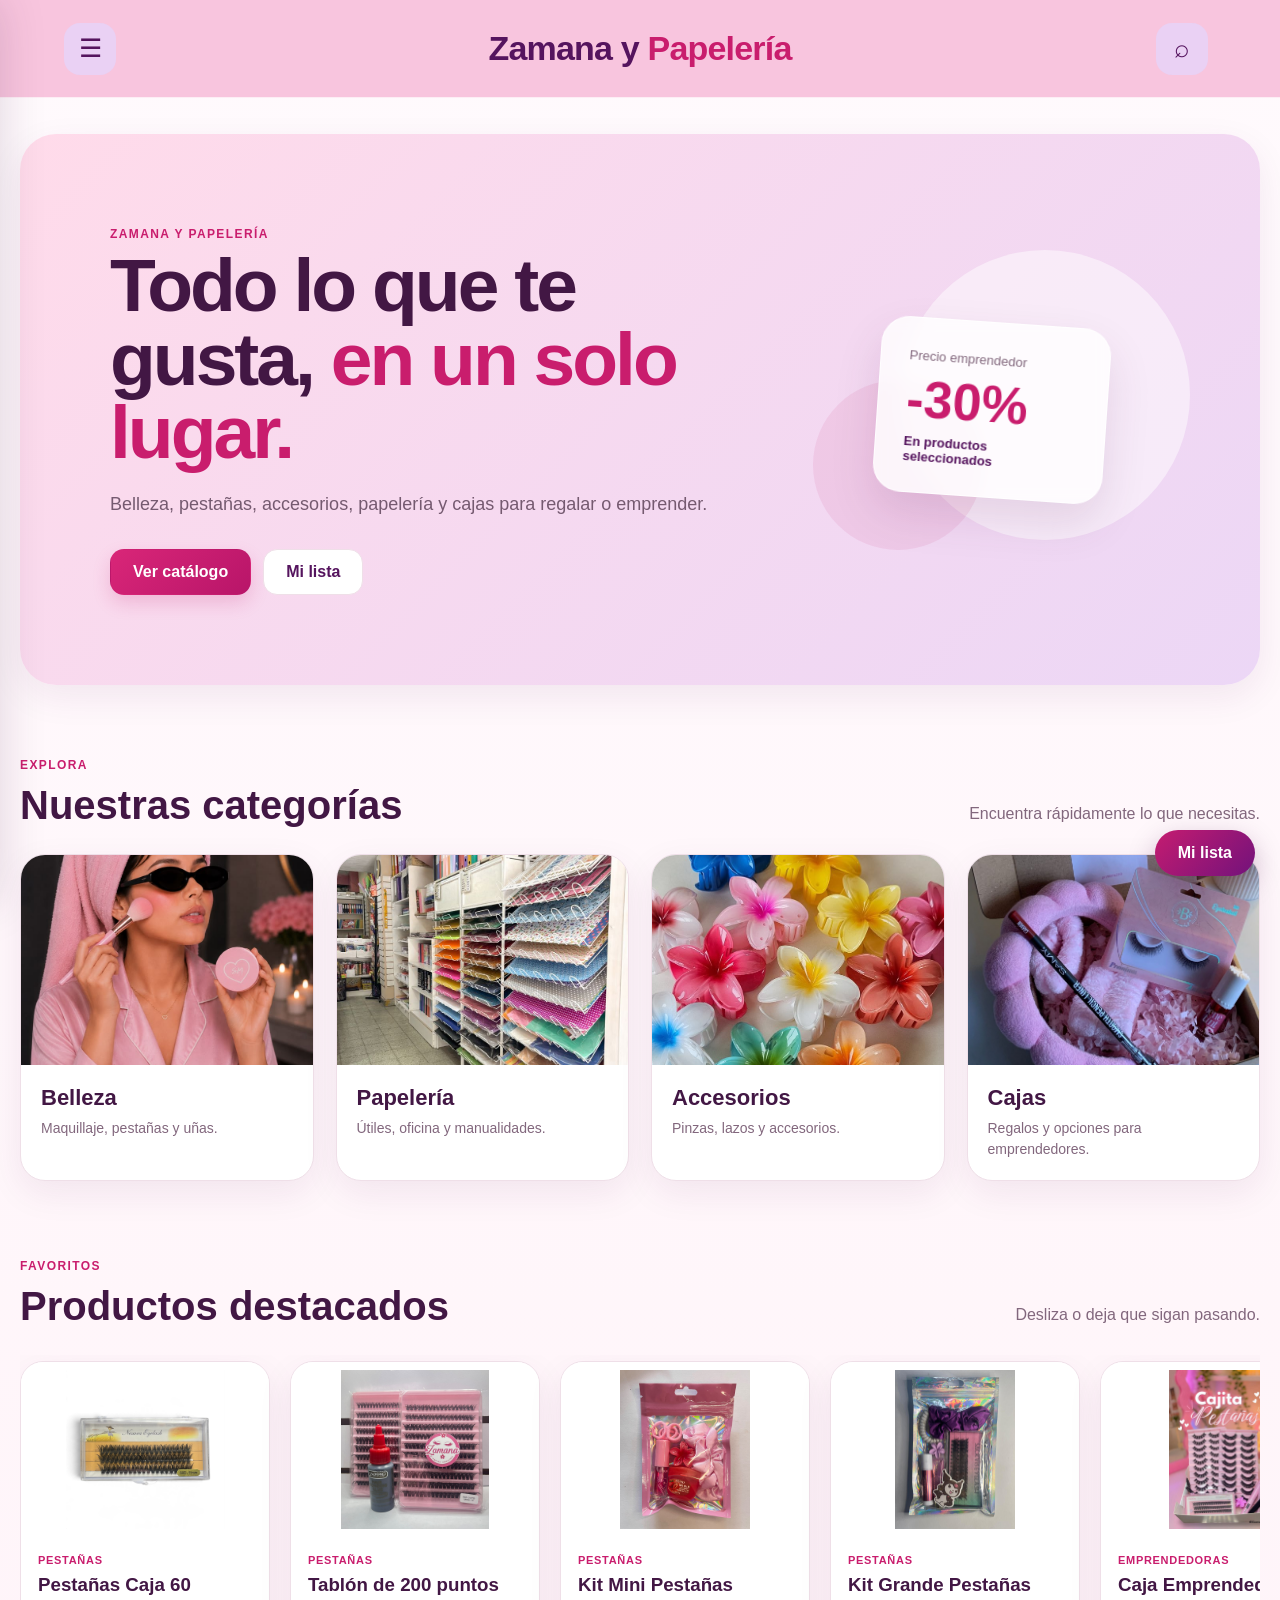
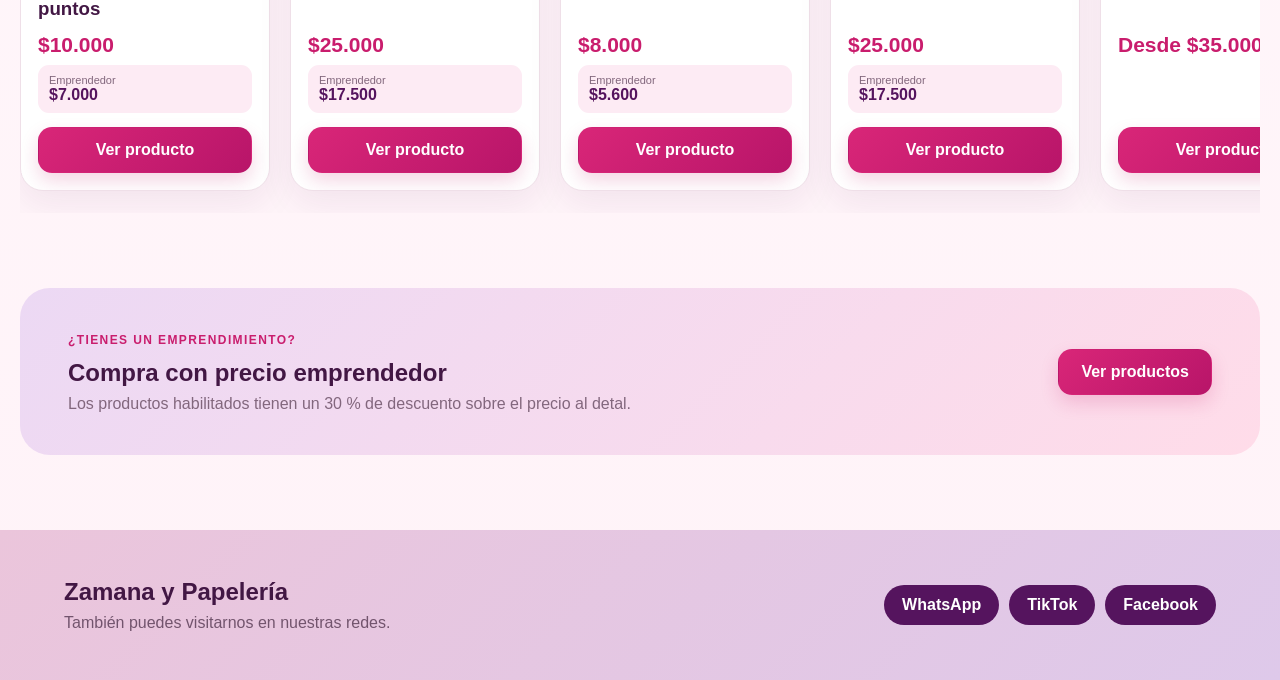
<file: index.html>
<!DOCTYPE html>
<html lang="es">

<head>
    <meta charset="UTF-8">

    <meta
            name="viewport"
            content="width=device-width, initial-scale=1.0"
    >

    <title>Zamana y Papelería</title>

    <link
            rel="stylesheet"
            href="css/styles.css"
    >
</head>

<body>


<!-- =====================================================
     HEADER
===================================================== -->

<header class="main-header">

    <button
            id="menuButton"
            class="header-icon"
            type="button"
            aria-label="Abrir menú"
    >
        ☰
    </button>


    <a
            href="index.html"
            class="brand"
    >
        Zamana y <span>Papelería</span>
    </a>


    <button
            id="searchButton"
            class="header-icon"
            type="button"
            aria-label="Buscar"
    >
        ⌕
    </button>

</header>


<!-- =====================================================
     BUSCADOR
===================================================== -->

<div
        id="searchBox"
        class="search-panel hidden"
>

    <input
            id="searchInput"
            type="text"
            placeholder="¿Qué estás buscando?"
    >

    <button
            id="searchSubmit"
            type="button"
    >
        Buscar
    </button>

</div>


<!-- =====================================================
     MENÚ LATERAL
===================================================== -->

<div
        id="overlay"
        class="menu-overlay"
></div>


<aside
        id="sideMenu"
        class="side-menu"
>

    <div class="side-menu-top">

        <div>
            <p class="menu-small">
                Menú
            </p>

            <h2>
                Categorías
            </h2>
        </div>


        <button
                id="closeMenu"
                class="close-menu"
                type="button"
        >
            ×
        </button>

    </div>


    <nav class="menu-links">

        <a href="index.html">
            Inicio
        </a>

        <a href="pages/catalogo.html?categoria=belleza">
            Belleza
        </a>

        <a href="pages/catalogo.html?categoria=papeleria">
            Papelería
        </a>

        <a href="pages/catalogo.html?categoria=accesorios">
            Accesorios
        </a>

        <a href="pages/catalogo.html?categoria=cajas">
            Cajas
        </a>

        <a href="pages/lista.html">
            Mi lista
        </a>

    </nav>

</aside>


<!-- =====================================================
     CONTENIDO
===================================================== -->

<main>


    <!-- =================================================
         HERO
    ================================================= -->

    <section class="hero">

        <div class="hero-text">

            <span class="eyebrow">
                ZAMANA Y PAPELERÍA
            </span>


            <h1>
                Todo lo que te gusta,
                <span>en un solo lugar.</span>
            </h1>


            <p>
                Belleza, pestañas, accesorios, papelería
                y cajas para regalar o emprender.
            </p>


            <div class="hero-buttons">

                <a
                        href="pages/catalogo.html?categoria=belleza"
                        class="btn btn-primary"
                >
                    Ver catálogo
                </a>

                <a
                        href="pages/lista.html"
                        class="btn btn-light"
                >
                    Mi lista
                </a>

            </div>

        </div>


        <div class="hero-decoration">

            <div class="hero-circle hero-circle-one"></div>
            <div class="hero-circle hero-circle-two"></div>

            <div class="hero-card">

                <span>
                    Precio emprendedor
                </span>

                <strong>
                    -30%
                </strong>

                <p>
                    En productos seleccionados
                </p>

            </div>

        </div>

    </section>


    <!-- =================================================
         CATEGORÍAS
    ================================================= -->

    <section class="home-section">

        <div class="section-heading">

            <div>

                <span class="eyebrow">
                    EXPLORA
                </span>

                <h2>
                    Nuestras categorías
                </h2>

            </div>


            <p>
                Encuentra rápidamente lo que necesitas.
            </p>

        </div>


        <div class="category-grid">


            <a
                    href="pages/catalogo.html?categoria=belleza"
                    class="category-card"
            >

                <img
                        src="assets/images/belleza.jpeg"
                        alt="Belleza"
                >

                <div class="category-content">

                    <h3>
                        Belleza
                    </h3>

                    <p>
                        Maquillaje, pestañas y uñas.
                    </p>

                </div>

            </a>


            <a
                    href="pages/catalogo.html?categoria=papeleria"
                    class="category-card"
            >

                <img
                        src="assets/images/Papeleria.jpeg"
                        alt="Papelería"
                >

                <div class="category-content">

                    <h3>
                        Papelería
                    </h3>

                    <p>
                        Útiles, oficina y manualidades.
                    </p>

                </div>

            </a>


            <a
                    href="pages/catalogo.html?categoria=accesorios"
                    class="category-card"
            >

                <img
                        src="assets/images/accesorios.jpeg"
                        alt="Accesorios"
                >

                <div class="category-content">

                    <h3>
                        Accesorios
                    </h3>

                    <p>
                        Pinzas, lazos y accesorios.
                    </p>

                </div>

            </a>


            <a
                    href="pages/catalogo.html?categoria=cajas"
                    class="category-card"
            >

                <img
                        src="assets/images/cajas.jpeg"
                        alt="Cajas"
                >

                <div class="category-content">

                    <h3>
                        Cajas
                    </h3>

                    <p>
                        Regalos y opciones para emprendedores.
                    </p>

                </div>

            </a>

        </div>

    </section>


    <!-- =================================================
         DESTACADOS
    ================================================= -->

    <section class="home-section featured-section">

        <div class="section-heading">

            <div>

                <span class="eyebrow">
                    FAVORITOS
                </span>

                <h2>
                    Productos destacados
                </h2>

            </div>


            <p>
                Desliza o deja que sigan pasando.
            </p>

        </div>


        <div class="featured-viewport">

            <div
                    id="featuredTrack"
                    class="featured-track"
            >
            </div>

        </div>

    </section>


    <!-- =================================================
         EMPRENDEDOR
    ================================================= -->

    <section class="business-banner">

        <div>

            <span class="eyebrow">
                ¿TIENES UN EMPRENDIMIENTO?
            </span>

            <h2>
                Compra con precio emprendedor
            </h2>

            <p>
                Los productos habilitados tienen un
                30 % de descuento sobre el precio al detal.
            </p>

        </div>


        <a
                href="pages/catalogo.html?categoria=belleza"
                class="btn btn-primary"
        >
            Ver productos
        </a>

    </section>

</main>


<!-- =====================================================
     FOOTER
===================================================== -->

<footer class="footer">

    <div class="footer-inner">

        <div>

            <h2>
                Zamana y Papelería
            </h2>

            <p>
                También puedes visitarnos en nuestras redes.
            </p>

        </div>


        <div class="footer-links">

            <a
                    href="https://wa.me/573508253530"
                    target="_blank"
            >
                WhatsApp
            </a>

            <a href="#">
                TikTok
            </a>

            <a href="#">
                Facebook
            </a>

        </div>

    </div>

</footer>


<!-- =====================================================
     MI LISTA FLOTANTE
===================================================== -->

<a
        id="floatingListLink"
        class="floating-list"
        href="pages/lista.html"
>
    Mi lista
</a>


<script src="js/productos.js"></script>
<script src="js/app.js"></script>

</body>
</html>
</file>
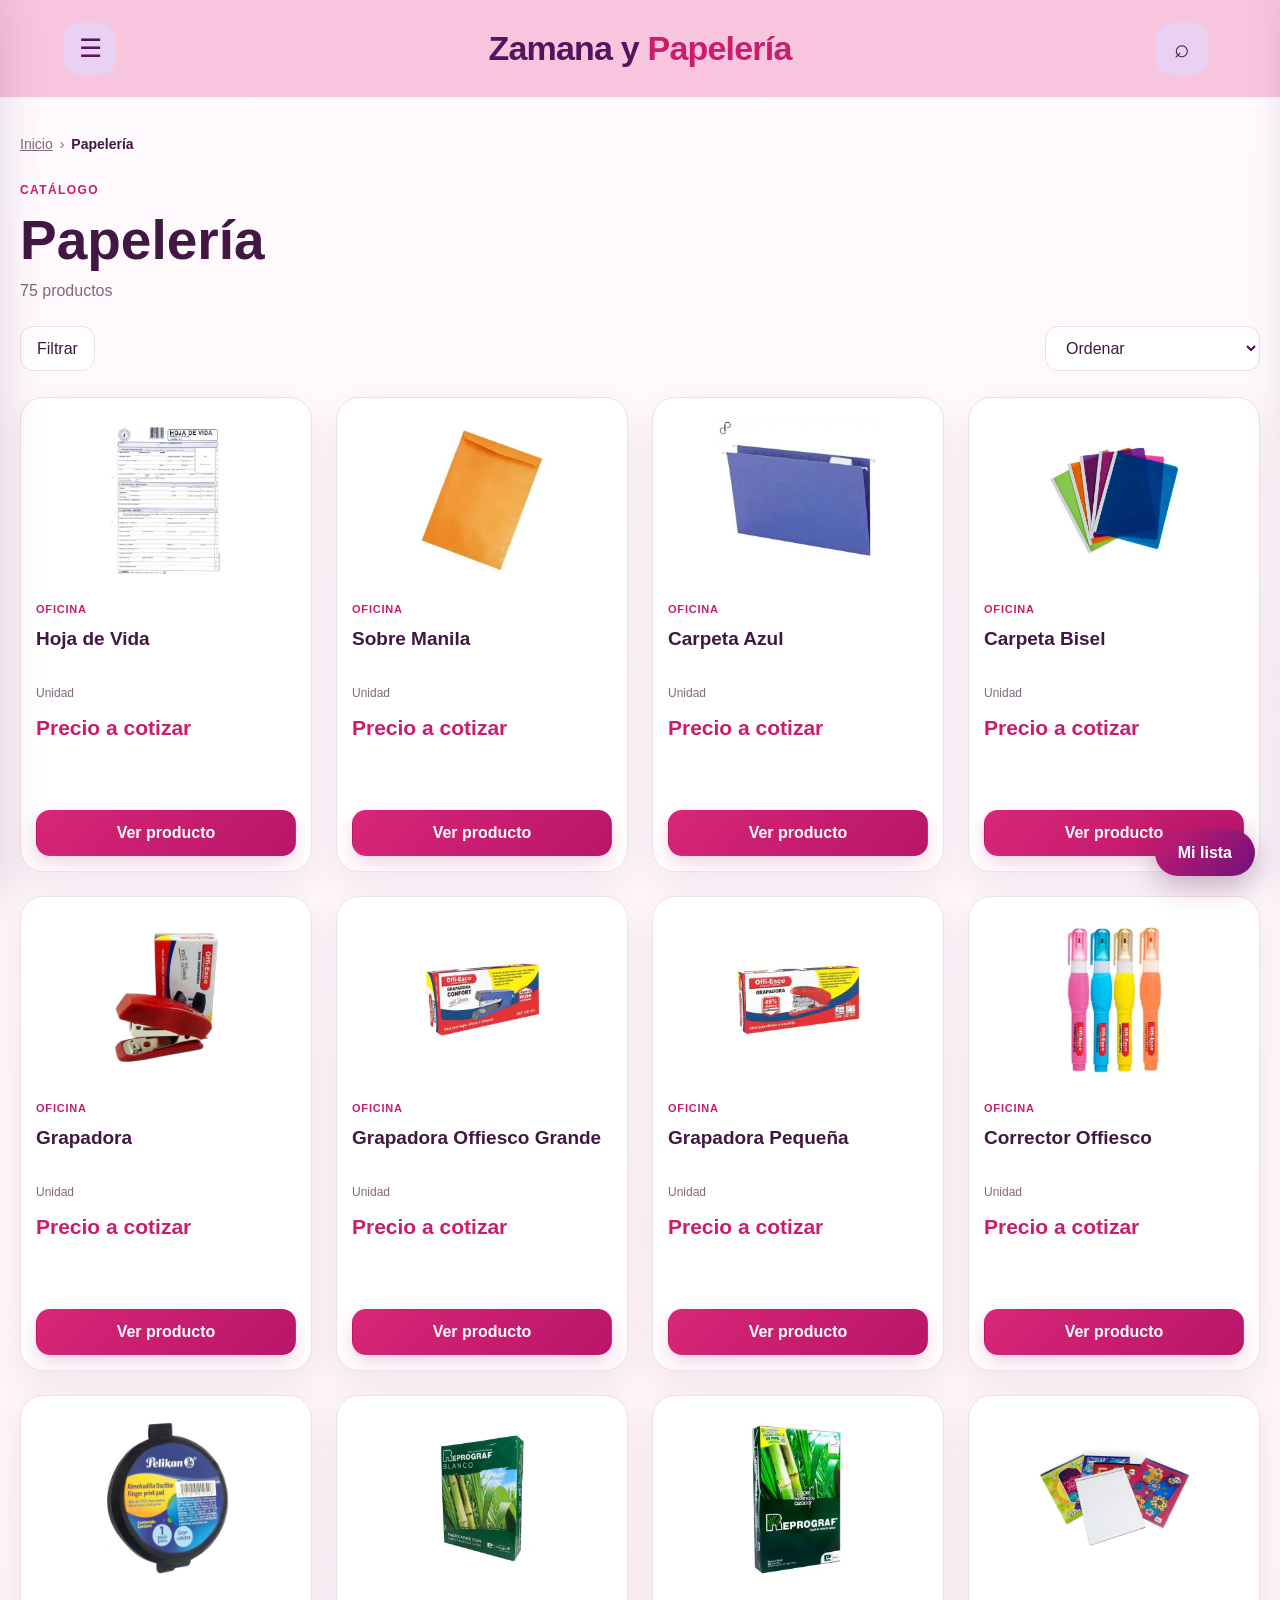
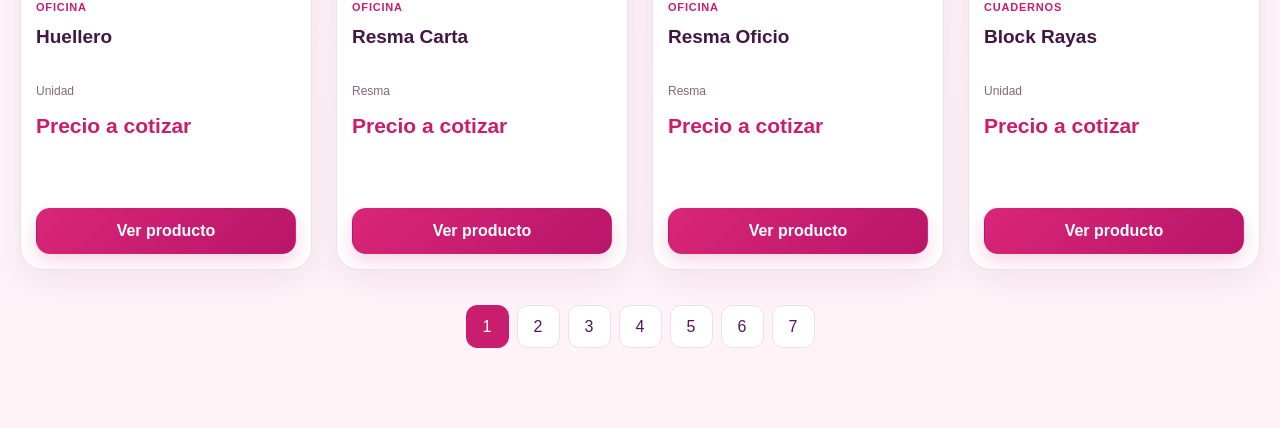
<file: pages/catalogo.html>
<!DOCTYPE html>
<html lang="es">

<head>

    <meta charset="UTF-8">

    <meta
            name="viewport"
            content="width=device-width, initial-scale=1.0"
    >

    <title>Catálogo | Zamana y Papelería</title>

    <link
            rel="stylesheet"
            href="../css/styles.css"
    >

</head>

<body>


<!-- =====================================================
     HEADER
===================================================== -->

<header class="main-header">

    <button
            id="menuButton"
            class="header-icon"
            type="button"
    >
        ☰
    </button>


    <a
            href="../index.html"
            class="brand"
    >
        Zamana y <span>Papelería</span>
    </a>


    <button
            id="searchButton"
            class="header-icon"
            type="button"
    >
        ⌕
    </button>

</header>


<!-- =====================================================
     BUSCADOR
===================================================== -->

<div
        id="searchBox"
        class="search-panel hidden"
>

    <input
            id="searchInput"
            type="text"
            placeholder="Buscar dentro de esta categoría..."
    >

    <button
            id="searchSubmit"
            type="button"
    >
        Buscar
    </button>

</div>


<!-- =====================================================
     MENÚ
===================================================== -->

<div
        id="overlay"
        class="menu-overlay"
></div>


<aside
        id="sideMenu"
        class="side-menu"
>

    <div class="side-menu-top">

        <div>

            <p class="menu-small">
                Menú
            </p>

            <h2>
                Categorías
            </h2>

        </div>


        <button
                id="closeMenu"
                class="close-menu"
                type="button"
        >
            ×
        </button>

    </div>


    <nav class="menu-links">

        <a href="../index.html">
            Inicio
        </a>

        <a href="catalogo.html?categoria=belleza">
            Belleza
        </a>

        <a href="catalogo.html?categoria=papeleria">
            Papelería
        </a>

        <a href="catalogo.html?categoria=accesorios">
            Accesorios
        </a>

        <a href="catalogo.html?categoria=cajas">
            Cajas
        </a>

        <a href="lista.html">
            Mi lista
        </a>

    </nav>

</aside>


<!-- =====================================================
     CATÁLOGO
===================================================== -->

<main class="catalog-page">


    <div class="breadcrumb">

        <a href="../index.html">
            Inicio
        </a>

        <span>›</span>

        <strong id="breadcrumbCategory">
            Catálogo
        </strong>

    </div>


    <section class="catalog-intro">

        <span class="eyebrow">
            CATÁLOGO
        </span>

        <h1 id="catalogTitle">
            Productos
        </h1>

        <p id="productCount">
            0 productos
        </p>

    </section>


    <!-- =================================================
         SELECTOR BELLEZA
    ================================================= -->

    <section
            id="beautySectionSelector"
            class="beauty-selector hidden"
    >

        <label for="beautySubcategorySelect">

            ¿Qué quieres ver?

        </label>


        <select id="beautySubcategorySelect">

            <option value="all">
                Toda Belleza
            </option>

            <option value="Pestañas">
                Pestañas — Destacado
            </option>

            <option value="Maquillaje">
                Maquillaje
            </option>

            <option value="Uñas">
                Uñas
            </option>

        </select>

    </section>


    <!-- =================================================
         CONTROLES
    ================================================= -->

    <section class="catalog-toolbar">

        <button
                id="filterButton"
                class="toolbar-button"
                type="button"
        >
            Filtrar
        </button>


        <select
                id="sortProducts"
                class="sort-select"
        >

            <option value="default">
                Ordenar
            </option>

            <option value="name">
                Nombre A-Z
            </option>

            <option value="low">
                Menor precio
            </option>

            <option value="high">
                Mayor precio
            </option>

        </select>

    </section>


    <!-- =================================================
         PRODUCTOS
    ================================================= -->

    <section
            id="catalogProducts"
            class="catalog-products"
    >
    </section>


    <div
            id="pagination"
            class="pagination"
    >
    </div>

</main>


<!-- =====================================================
     FILTROS
===================================================== -->

<div
        id="filterOverlay"
        class="filter-overlay"
></div>


<aside
        id="filterPanel"
        class="filter-panel"
>

    <div class="filter-header">

        <div>

            <span class="eyebrow">
                FILTRAR
            </span>

            <h2 id="filterCategoryTitle">
                Subcategorías
            </h2>

        </div>


        <button
                id="closeFilter"
                class="close-menu"
                type="button"
        >
            ×
        </button>

    </div>


    <div
            id="filterOptions"
            class="filter-options"
    >
    </div>


    <div class="filter-actions">

        <button
                id="clearFilters"
                class="btn btn-light"
                type="button"
        >
            Limpiar
        </button>

        <button
                id="applyFilters"
                class="btn btn-primary"
                type="button"
        >
            Aplicar filtros
        </button>

    </div>

</aside>


<!-- =====================================================
     MI LISTA
===================================================== -->

<a
        id="floatingListLink"
        class="floating-list"
        href="lista.html"
>
    Mi lista
</a>


<script src="../js/productos.js"></script>
<script src="../js/catalogo.js"></script>

</body>
</html>
</file>
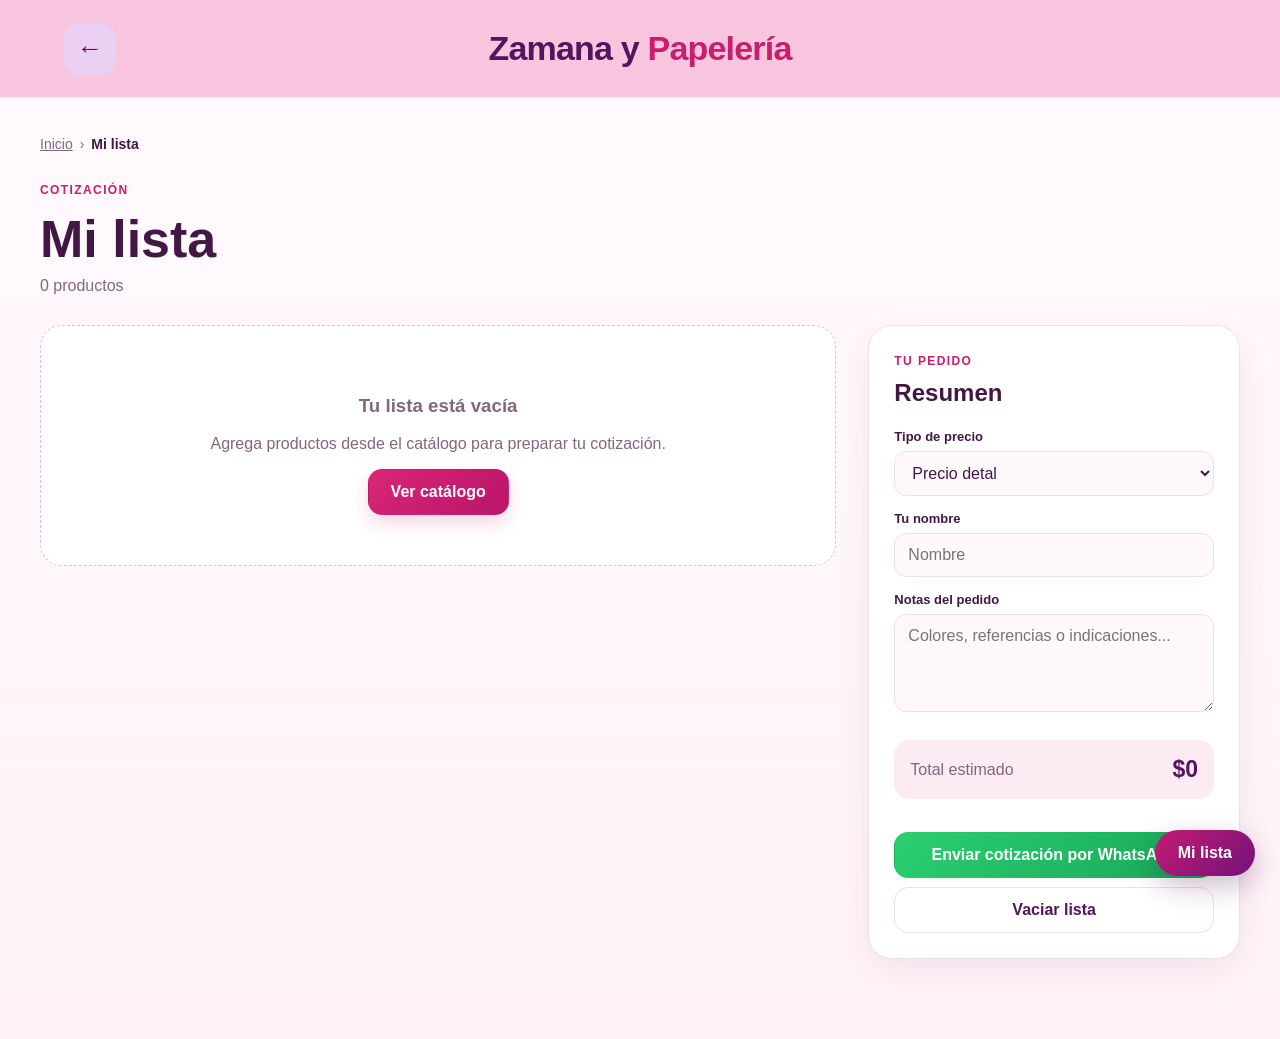
<file: pages/lista.html>
<!DOCTYPE html>
<html lang="es">

<head>

    <meta charset="UTF-8">

    <meta
            name="viewport"
            content="width=device-width, initial-scale=1.0"
    >

    <title>Mi lista | Zamana y Papelería</title>

    <link
            rel="stylesheet"
            href="../css/styles.css"
    >

</head>

<body>


<header class="main-header">

    <a
            href="../index.html"
            class="header-icon header-back"
    >
        ←
    </a>


    <a
            href="../index.html"
            class="brand"
    >
        Zamana y <span>Papelería</span>
    </a>


    <div class="header-spacer"></div>

</header>


<main class="list-page">


    <div class="breadcrumb">

        <a href="../index.html">
            Inicio
        </a>

        <span>›</span>

        <strong>
            Mi lista
        </strong>

    </div>


    <section class="list-heading">

        <span class="eyebrow">
            COTIZACIÓN
        </span>

        <h1>
            Mi lista
        </h1>

        <p id="quoteProductCount">
            0 productos
        </p>

    </section>


    <div class="list-layout">


        <!-- =================================================
             PRODUCTOS
        ================================================= -->

        <section>

            <div
                    id="quoteItems"
                    class="quote-items"
            >
            </div>

        </section>


        <!-- =================================================
             RESUMEN
        ================================================= -->

        <aside class="quote-summary">

            <span class="eyebrow">
                TU PEDIDO
            </span>

            <h2>
                Resumen
            </h2>


            <label for="quoteType">

                Tipo de precio

            </label>


            <select id="quoteType">

                <option value="detal">
                    Precio detal
                </option>

                <option value="emprendedor">
                    Precio emprendedor (-30 %)
                </option>

            </select>


            <label for="customerName">

                Tu nombre

            </label>


            <input
                    id="customerName"
                    type="text"
                    placeholder="Nombre"
            >


            <label for="customerNotes">

                Notas del pedido

            </label>


            <textarea
                    id="customerNotes"
                    rows="4"
                    placeholder="Colores, referencias o indicaciones..."
            ></textarea>


            <div class="quote-total">

                <span>
                    Total estimado
                </span>

                <strong id="quoteTotal">
                    $0
                </strong>

            </div>


            <button
                    id="sendWhatsApp"
                    class="btn whatsapp-button full-button"
                    type="button"
            >
                Enviar cotización por WhatsApp
            </button>


            <button
                    id="clearList"
                    class="btn btn-light full-button"
                    type="button"
            >
                Vaciar lista
            </button>

        </aside>

    </div>

</main>


<a
        id="floatingListLink"
        class="floating-list"
        href="lista.html"
>
    Mi lista
</a>


<script src="../js/productos.js"></script>
<script src="../js/lista.js"></script>

</body>
</html>
</file>
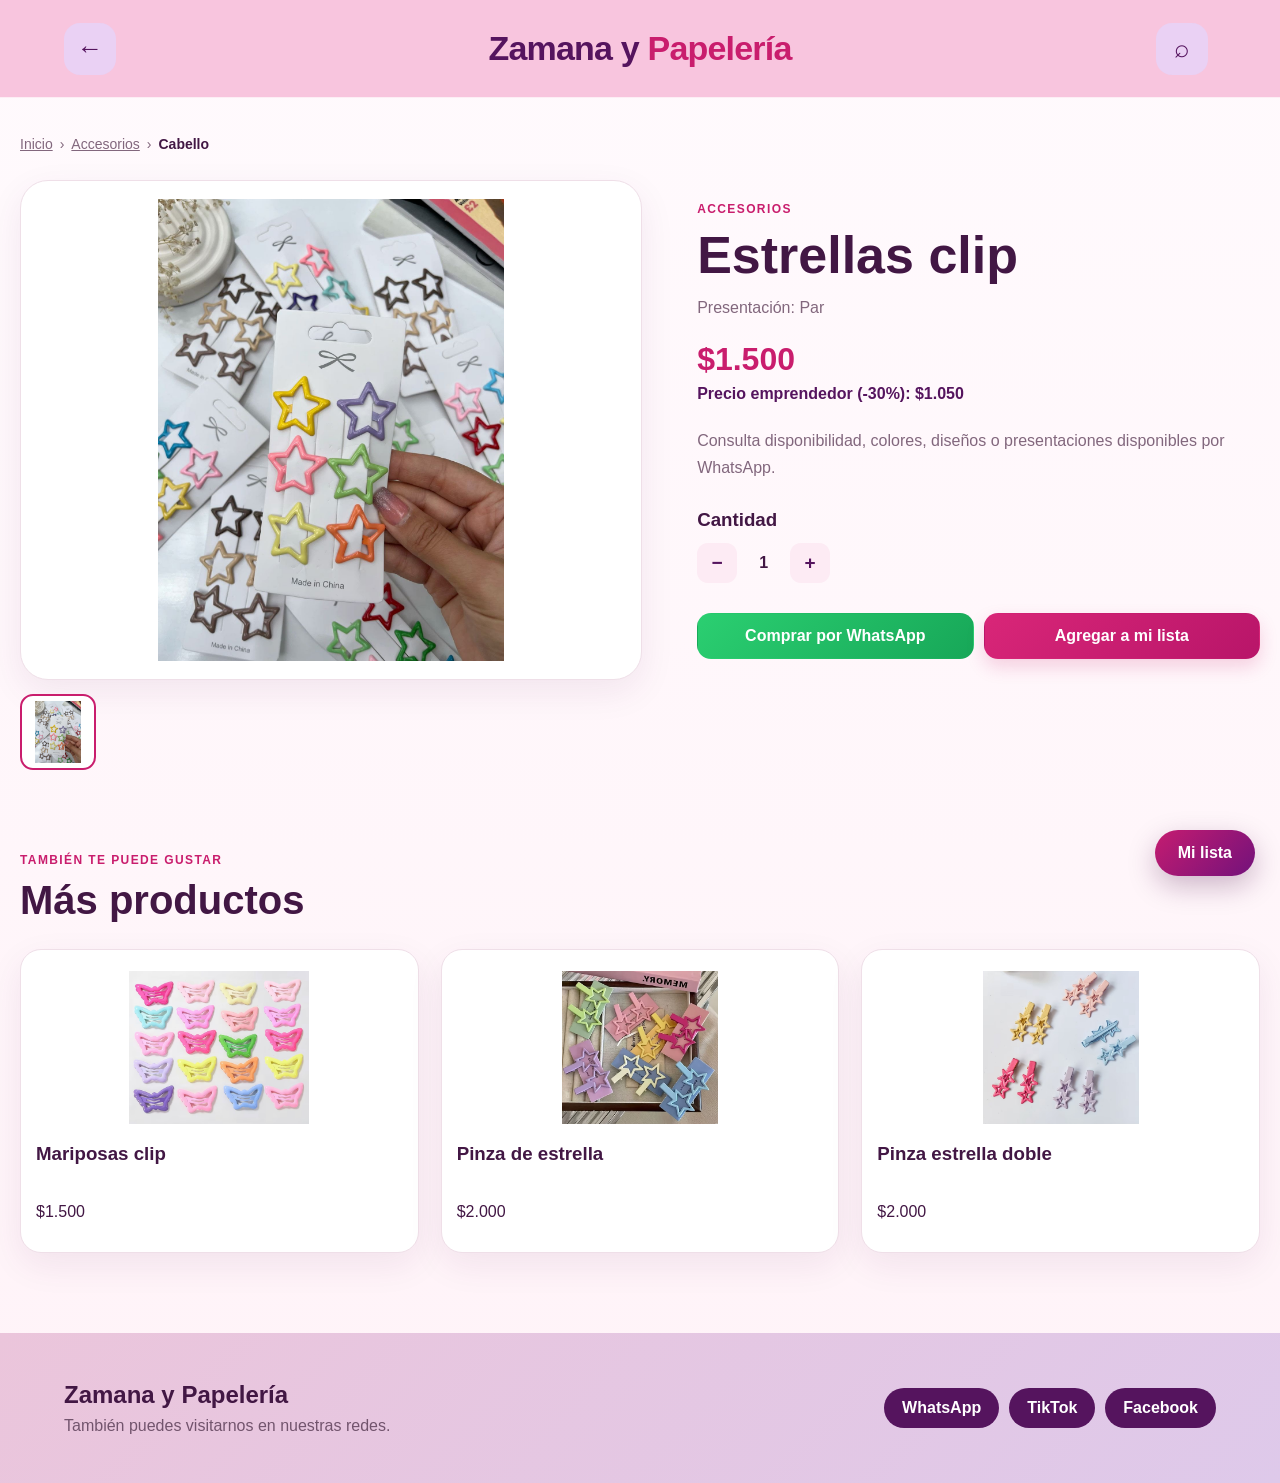
<file: pages/producto.html>
<!DOCTYPE html>
<html lang="es">

<head>

    <meta charset="UTF-8">

    <meta
            name="viewport"
            content="width=device-width, initial-scale=1.0"
    >

    <title>Producto | Zamana y Papelería</title>

    <link
            rel="stylesheet"
            href="../css/styles.css"
    >

</head>

<body>


<header class="main-header">

    <button
            id="backButton"
            class="header-icon"
            type="button"
    >
        ←
    </button>


    <a
            href="../index.html"
            class="brand"
    >
        Zamana y <span>Papelería</span>
    </a>


    <button
            id="searchButton"
            class="header-icon"
            type="button"
    >
        ⌕
    </button>

</header>


<div
        id="searchBox"
        class="search-panel hidden"
>

    <input
            id="searchInput"
            type="text"
            placeholder="Buscar producto..."
    >

    <button
            id="searchSubmit"
            type="button"
    >
        Buscar
    </button>

</div>


<main class="product-page">


    <div class="breadcrumb">

        <a href="../index.html">
            Inicio
        </a>

        <span>›</span>

        <a
                id="productCategoryLink"
                href="catalogo.html"
        >
            Catálogo
        </a>

        <span>›</span>

        <strong id="productSubcategory">
            Producto
        </strong>

    </div>


    <section class="product-layout">


        <!-- GALERÍA -->

        <div class="product-gallery">

            <div
                    id="mainProductImage"
                    class="main-product-image"
            >
                Imagen pendiente
            </div>


            <div
                    id="productThumbnails"
                    class="product-thumbnails"
            >
            </div>

        </div>


        <!-- INFORMACIÓN -->

        <div class="product-info">

            <p
                    id="productCategory"
                    class="eyebrow"
            >
                Producto
            </p>


            <h1 id="productName">
                Producto
            </h1>


            <p
                    id="productPresentation"
                    class="product-presentation"
            >
            </p>


            <div class="product-prices">

                <p
                        id="productPrice"
                        class="product-main-price"
                >
                </p>

                <p
                        id="productWholesale"
                        class="product-business-price"
                >
                </p>

            </div>


            <p
                    id="productDescription"
                    class="product-description"
            >
            </p>


            <!-- VARIANTES -->

            <div
                    id="variantsSection"
                    class="product-option-section"
            >

                <h3>
                    Elige una opción
                </h3>

                <div
                        id="variantButtons"
                        class="variant-buttons"
                >
                </div>

            </div>


            <!-- CANTIDAD -->

            <div class="product-option-section">

                <h3>
                    Cantidad
                </h3>


                <div class="quantity-control">

                    <button
                            id="decreaseQuantity"
                            type="button"
                    >
                        −
                    </button>

                    <span id="quantity">
                        1
                    </span>

                    <button
                            id="increaseQuantity"
                            type="button"
                    >
                        +
                    </button>

                </div>

            </div>


            <!-- BOTONES -->

            <div class="product-action-buttons">

                <button
                        id="whatsappButton"
                        class="btn whatsapp-button"
                        type="button"
                >
                    Comprar por WhatsApp
                </button>

                <button
                        id="addToListButton"
                        class="btn btn-primary"
                        type="button"
                >
                    Agregar a mi lista
                </button>

            </div>

        </div>

    </section>


    <!-- RECOMENDACIONES -->

    <section class="recommendations-section">

        <div class="section-heading">

            <div>

                <span class="eyebrow">
                    TAMBIÉN TE PUEDE GUSTAR
                </span>

                <h2>
                    Más productos
                </h2>

            </div>

        </div>


        <div
                id="recommendationGrid"
                class="recommendation-grid"
        >
        </div>

    </section>

</main>


<a
        id="floatingListLink"
        class="floating-list"
        href="lista.html"
>
    Mi lista
</a>


<footer class="footer">

    <div class="footer-inner">

        <div>

            <h2>
                Zamana y Papelería
            </h2>

            <p>
                También puedes visitarnos en nuestras redes.
            </p>

        </div>


        <div class="footer-links">

            <a
                    href="https://wa.me/573508253530"
                    target="_blank"
            >
                WhatsApp
            </a>

            <a href="#">
                TikTok
            </a>

            <a href="#">
                Facebook
            </a>

        </div>

    </div>

</footer>


<script src="../js/productos.js"></script>
<script src="../js/producto.js"></script>

</body>
</html>
</file>
<file: css/styles.css>
/* =========================================================
   ZAMANA Y PAPELERÍA
   ========================================================= */

:root {

    --pink-050: #fff8fb;
    --pink-100: #fdebf4;
    --pink-200: #f8d5e7;
    --pink-300: #f2b6d4;

    --pink-500: #df4b91;
    --pink-600: #c91d6d;
    --pink-700: #a61365;

    --purple-100: #efe3f6;
    --purple-500: #82378e;
    --purple-700: #55145e;
    --purple-900: #35103d;

    --white: #ffffff;

    --text: #421744;
    --muted: #82677d;

    --border: #efdfe8;

    --shadow:
        0 12px 35px
        rgba(85, 20, 94, 0.08);

    --shadow-hover:
        0 18px 45px
        rgba(85, 20, 94, 0.15);

}


/* =========================================================
   RESET
   ========================================================= */

* {

    box-sizing: border-box;

}


html {

    scroll-behavior: smooth;

}


body {

    margin: 0;

    font-family:
        Arial,
        Helvetica,
        sans-serif;

    color: var(--text);

    background:
        linear-gradient(
            180deg,
            #fffafd 0%,
            #fff3f8 100%
        );

}


button,
input,
select,
textarea {

    font: inherit;

}


button,
a {

    -webkit-tap-highlight-color:
        transparent;

}


a {

    color: inherit;

}


img {

    max-width: 100%;

}


.hidden {

    display: none !important;

}


/* =========================================================
   HEADER
   ========================================================= */

.main-header {

    position: sticky;

    top: 0;

    z-index: 100;

    height: 98px;

    padding:
        0 5%;

    display: grid;

    grid-template-columns:
        60px
        minmax(0, 1fr)
        60px;

    align-items: center;

    gap: 20px;

    background:
        rgba(
            248,
            194,
            220,
            0.94
        );

    backdrop-filter:
        blur(14px);

    border-bottom:
        1px solid
        rgba(255,255,255,.7);

}


.brand {

    justify-self: center;

    text-decoration: none;

    color: var(--purple-700);

    font-size:
        clamp(
            24px,
            3vw,
            34px
        );

    font-weight: 900;

    letter-spacing: -.8px;

}


.brand span {

    color: var(--pink-600);

}


.header-icon {

    width: 52px;

    height: 52px;

    padding: 0;

    display: flex;

    align-items: center;

    justify-content: center;

    border: 0;

    border-radius: 16px;

    cursor: pointer;

    text-decoration: none;

    color: var(--purple-700);

    background:
        rgba(
            232,
            210,
            247,
            .9
        );

    font-size: 26px;

    transition:
        transform .18s ease,
        background .18s ease;

}


.header-icon:hover {

    transform:
        translateY(-2px);

    background:
        white;

}


.header-spacer {

    width: 52px;

}


/* =========================================================
   BUSCADOR
   ========================================================= */

.search-panel {

    position: sticky;

    top: 98px;

    z-index: 90;

    width:
        min(
            720px,
            calc(100% - 30px)
        );

    margin:
        12px auto;

    padding: 12px;

    display: grid;

    grid-template-columns:
        1fr auto;

    gap: 10px;

    border:
        1px solid
        var(--border);

    border-radius: 18px;

    background:
        rgba(
            255,
            255,
            255,
            .97
        );

    box-shadow: var(--shadow);

}


.search-panel input {

    min-width: 0;

    padding:
        13px 15px;

    border:
        1px solid
        var(--border);

    border-radius: 12px;

    outline: none;

    color: var(--text);

    background:
        var(--pink-050);

}


.search-panel input:focus {

    border-color:
        var(--pink-500);

}


.search-panel button {

    padding:
        0 24px;

    border: 0;

    border-radius: 12px;

    cursor: pointer;

    color: white;

    background:
        var(--pink-600);

    font-weight: 800;

}


/* =========================================================
   MENÚ
   ========================================================= */

.menu-overlay,
.filter-overlay {

    position: fixed;

    inset: 0;

    z-index: 180;

    opacity: 0;

    visibility: hidden;

    background:
        rgba(
            52,
            13,
            53,
            .43
        );

    transition:
        .25s ease;

}


.menu-overlay.show,
.filter-overlay.show {

    opacity: 1;

    visibility: visible;

}


.side-menu {

    position: fixed;

    top: 0;

    left: 0;

    bottom: 0;

    z-index: 200;

    width:
        min(
            350px,
            88vw
        );

    padding:
        30px;

    background: white;

    transform:
        translateX(-105%);

    transition:
        transform .25s ease;

    box-shadow:
        16px 0 45px
        rgba(53,16,61,.17);

}


.side-menu.open {

    transform:
        translateX(0);

}


.side-menu-top,
.filter-header {

    display: flex;

    justify-content:
        space-between;

    align-items: flex-start;

    gap: 20px;

    margin-bottom: 28px;

}


.side-menu h2,
.filter-header h2 {

    margin:
        3px 0
        0;

    font-size: 27px;

}


.menu-small {

    margin: 0;

    color: var(--pink-600);

    font-size: 12px;

    font-weight: 900;

    text-transform: uppercase;

    letter-spacing: 1px;

}


.close-menu {

    width: 44px;

    height: 44px;

    border: 0;

    border-radius: 13px;

    cursor: pointer;

    color: var(--purple-700);

    background:
        var(--pink-100);

    font-size: 26px;

}


.menu-links {

    display: flex;

    flex-direction: column;

    gap: 7px;

}


.menu-links a {

    padding:
        15px
        16px;

    border-radius: 14px;

    text-decoration: none;

    color: var(--text);

    font-weight: 750;

    transition:
        .18s ease;

}


.menu-links a:hover {

    color: var(--pink-600);

    background:
        var(--pink-100);

}


/* =========================================================
   BOTONES
   ========================================================= */

.btn,
.product-button {

    min-height: 46px;

    padding:
        12px 22px;

    display: inline-flex;

    align-items: center;

    justify-content: center;

    border:
        1px solid
        transparent;

    border-radius: 14px;

    cursor: pointer;

    text-decoration: none;

    font-weight: 850;

    transition:
        transform .18s ease,
        box-shadow .18s ease;

}


.btn:hover,
.product-button:hover {

    transform:
        translateY(-2px);

}


.btn-primary,
.product-button {

    color: white;

    background:
        linear-gradient(
            135deg,
            #d92678,
            #b81569
        );

    box-shadow:
        0 8px 18px
        rgba(198, 29, 108, .18);

}


.btn-light {

    color: var(--purple-700);

    border-color:
        var(--border);

    background: white;

}


.whatsapp-button {

    color: white;

    background:
        linear-gradient(
            135deg,
            #2bcf71,
            #17a758
        );

}


.full-button {

    width: 100%;

}


/* =========================================================
   ELEMENTOS GENERALES
   ========================================================= */

.eyebrow {

    display: inline-block;

    margin-bottom: 8px;

    color: var(--pink-600);

    font-size: 12px;

    font-weight: 900;

    letter-spacing: 1.4px;

    text-transform: uppercase;

}


.section-heading {

    margin-bottom: 26px;

    display: flex;

    align-items: end;

    justify-content:
        space-between;

    gap: 25px;

}


.section-heading h2 {

    margin:
        3px 0
        0;

    font-size:
        clamp(
            27px,
            4vw,
            40px
        );

}


.section-heading > p {

    max-width: 400px;

    margin:
        0 0
        5px;

    color: var(--muted);

    text-align: right;

}


/* =========================================================
   HERO
   ========================================================= */

.hero {

    position: relative;

    width:
        min(
            1400px,
            calc(100% - 40px)
        );

    min-height: 450px;

    margin:
        36px auto
        70px;

    padding:
        clamp(
            45px,
            8vw,
            90px
        );

    display: grid;

    grid-template-columns:
        1.3fr
        .7fr;

    align-items: center;

    gap: 40px;

    overflow: hidden;

    border-radius: 36px;

    background:
        linear-gradient(
            135deg,
            #ffdbea,
            #ecd7f6
        );

    box-shadow: var(--shadow);

}


.hero-text {

    position: relative;

    z-index: 2;

    max-width: 760px;

}


.hero h1 {

    margin:
        0 0
        20px;

    font-size:
        clamp(
            42px,
            6vw,
            75px
        );

    line-height: .98;

    letter-spacing: -3px;

}


.hero h1 span {

    color: var(--pink-600);

}


.hero-text > p {

    max-width: 620px;

    margin-bottom: 30px;

    color: #755a70;

    font-size: 18px;

    line-height: 1.65;

}


.hero-buttons {

    display: flex;

    flex-wrap: wrap;

    gap: 12px;

}


.hero-decoration {

    position: relative;

    min-height: 260px;

}


.hero-circle {

    position: absolute;

    border-radius: 50%;

    filter:
        blur(.3px);

}


.hero-circle-one {

    width: 290px;

    height: 290px;

    top: -30px;

    right: -20px;

    background:
        rgba(
            255,
           255,
           255,
            .48
        );

}


.hero-circle-two {

    width: 170px;

    height: 170px;

    left: 0;

    bottom: -10px;

    background:
        rgba(
            213,
            92,
            158,
            .13
        );

}


.hero-card {

    position: absolute;

    top: 50%;

    left: 50%;

    z-index: 2;

    width: 230px;

    padding: 28px;

    border:
        1px solid
        rgba(255,255,255,.8);

    border-radius: 28px;

    background:
        rgba(
            255,
            255,
            255,
            .82
        );

    transform:
        translate(-50%,-50%)
        rotate(4deg);

    box-shadow:
        0 20px 45px
        rgba(80,20,75,.12);

    backdrop-filter:
        blur(8px);

}


.hero-card span {

    color: var(--muted);

    font-size: 13px;

}


.hero-card strong {

    display: block;

    margin:
        5px 0;

    color: var(--pink-600);

    font-size: 52px;

}


.hero-card p {

    margin: 0;

    color: var(--purple-700);

    font-size: 13px;

    font-weight: 700;

}


/* =========================================================
   HOME
   ========================================================= */

.home-section {

    width:
        min(
            1400px,
            calc(100% - 40px)
        );

    margin:
        0 auto
        75px;

}


/* =========================================================
   CATEGORÍAS
   ========================================================= */

.category-grid {

    display: grid;

    grid-template-columns:
        repeat(
            4,
            minmax(0,1fr)
        );

    gap: 22px;

}


.category-card {

    overflow: hidden;

    border:
        1px solid
        var(--border);

    border-radius: 25px;

    text-decoration: none;

    background: white;

    box-shadow: var(--shadow);

    transition:
        transform .2s ease,
        box-shadow .2s ease;

}


.category-card:hover {

    transform:
        translateY(-5px);

    box-shadow:
        var(--shadow-hover);

}


.category-card img {

    width: 100%;

    height: 210px;

    display: block;

    object-fit: cover;

    background:
        var(--pink-100);

}


.category-content {

    padding:
        20px;

}


.category-content h3 {

    margin:
        0 0
        7px;

    font-size: 22px;

}


.category-content p {

    margin: 0;

    color: var(--muted);

    font-size: 14px;

    line-height: 1.5;

}


/* =========================================================
   PRODUCTOS DESTACADOS
   ========================================================= */

.featured-section {

    overflow: hidden;

}


.featured-viewport {

    width: 100%;

    padding:
        6px 0
        22px;

    overflow: hidden;

}


.featured-track {

    width: max-content;

    display: flex;

    align-items: stretch;

    gap: 20px;

    animation:
        featuredMovement
        60s
        linear
        infinite;

}


.featured-track:hover {

    animation-play-state:
        paused;

}


@keyframes featuredMovement {

    from {

        transform:
            translateX(0);

    }

    to {

        transform:
            translateX(
                calc(-50% - 10px)
            );

    }

}


.featured-card {

    width: 250px;

    flex:
        0 0
        250px;

    display: flex;

    flex-direction: column;

    overflow: hidden;

    border:
        1px solid
        var(--border);

    border-radius: 23px;

    background: white;

    box-shadow: var(--shadow);

}


.featured-image {

    width: 100%;

    height: 175px;

    padding: 8px;

    display: flex;

    align-items: center;

    justify-content: center;

    overflow: hidden;

    background:
        #fff;

}


.featured-image img {

    width: 100%;

    height: 100%;

    display: block;

    object-fit: contain;

}


.featured-placeholder {

    color: var(--muted);

    background:
        linear-gradient(
            135deg,
            var(--pink-100),
            var(--purple-100)
        );

    font-size: 12px;

}


.featured-content {

    flex: 1;

    padding:
        17px;

    display: flex;

    flex-direction: column;

}


.featured-category {

    color: var(--pink-600);

    font-size: 11px;

    font-weight: 900;

    text-transform: uppercase;

    letter-spacing: .7px;

}


.featured-content h3 {

    min-height: 48px;

    margin:
        7px 0
        12px;

    line-height: 1.25;

}


.featured-price {

    margin:
        0 0
        8px;

    color: var(--pink-600);

    font-size: 21px;

    font-weight: 900;

}


.featured-business-price {

    margin-bottom: 14px;

    padding:
        9px 11px;

    border-radius: 11px;

    background:
        var(--pink-100);

}


.featured-business-price span {

    display: block;

    color: var(--muted);

    font-size: 11px;

}


.featured-business-price strong {

    color: var(--purple-700);

}


.featured-button {

    width: 100%;

    margin-top: auto;

}


/* =========================================================
   BANNER EMPRENDEDOR
   ========================================================= */

.business-banner {

    width:
        min(
            1400px,
            calc(100% - 40px)
        );

    margin:
        0 auto
        75px;

    padding:
        42px
        48px;

    display: flex;

    align-items: center;

    justify-content:
        space-between;

    gap: 30px;

    border-radius: 30px;

    background:
        linear-gradient(
            135deg,
            #ecd9f4,
            #ffdce9
        );

}


.business-banner h2 {

    margin:
        4px 0
        8px;

}


.business-banner p {

    margin: 0;

    color: var(--muted);

}


/* =========================================================
   BREADCRUMB
   ========================================================= */

.breadcrumb {

    display: flex;

    flex-wrap: wrap;

    align-items: center;

    gap: 7px;

    margin-bottom: 28px;

    color: var(--muted);

    font-size: 14px;

}


.breadcrumb a {

    color: var(--muted);

}


.breadcrumb strong {

    color: var(--text);

}


/* =========================================================
   CATÁLOGO
   ========================================================= */

.catalog-page {

    width:
        min(
            1300px,
            calc(100% - 40px)
        );

    margin:
        38px auto
        80px;

}


.catalog-intro {

    margin-bottom: 25px;

}


.catalog-intro h1 {

    margin:
        3px 0
        10px;

    font-size:
        clamp(
            35px,
            5vw,
            55px
        );

}


.catalog-intro p {

    margin: 0;

    color: var(--muted);

}


.beauty-selector {

    margin:
        25px 0;

    padding:
        20px;

    display: grid;

    grid-template-columns:
        auto
        minmax(230px, 340px);

    align-items: center;

    justify-content:
        space-between;

    gap: 20px;

    border:
        1px solid
        var(--border);

    border-radius: 20px;

    background: white;

}


.beauty-selector label {

    font-weight: 850;

}


.beauty-selector select {

    width: 100%;

    padding:
        12px 14px;

    border:
        1px solid
        var(--border);

    border-radius: 12px;

    color: var(--text);

    background: white;

}


.catalog-toolbar {

    margin:
        26px 0;

    display: flex;

    align-items: center;

    justify-content:
        space-between;

    gap: 15px;

}


.toolbar-button,
.sort-select {

    min-height: 45px;

    padding:
        10px 16px;

    border:
        1px solid
        var(--border);

    border-radius: 13px;

    cursor: pointer;

    color: var(--text);

    background: white;

}


.sort-select {

    min-width: 215px;

}


.catalog-products {

    display: grid;

    grid-template-columns:
        repeat(
            4,
            minmax(0,1fr)
        );

    gap: 24px;

    align-items: stretch;

}


.catalog-product {

    min-width: 0;

    min-height: 475px;

    padding: 15px;

    display: flex;

    flex-direction: column;

    overflow: hidden;

    border:
        1px solid
        var(--border);

    border-radius: 23px;

    background: white;

    box-shadow: var(--shadow);

    transition:
        transform .18s ease,
        box-shadow .18s ease;

}


.catalog-product:hover {

    transform:
        translateY(-4px);

    box-shadow:
        var(--shadow-hover);

}


.catalog-product .product-image,
.catalog-real-image {

    width: 100%;

    height: 175px;

    flex-shrink: 0;

    margin:
        0 0
        15px;

    border-radius: 17px;

}


.catalog-product .product-image {

    display: flex;

    align-items: center;

    justify-content: center;

    overflow: hidden;

    color: var(--muted);

    background:
        linear-gradient(
            135deg,
            var(--pink-100),
            var(--purple-100)
        );

    font-size: 11px;

    text-align: center;

}


.catalog-real-image {

    display: block;

    padding: 7px;

    object-fit: contain;

    background: white;

}


.card-subcategory {

    min-height: 17px;

    margin:
        0 0
        7px;

    color: var(--pink-600);

    font-size: 11px;

    font-weight: 900;

    text-transform: uppercase;

    letter-spacing: .8px;

}


.catalog-product h3 {

    min-height: 49px;

    margin:
        0 0
        10px;

    font-size: 19px;

    line-height: 1.28;

}


.presentation {

    min-height: 18px;

    margin:
        0 0
        5px;

    color: var(--muted);

    font-size: 12px;

}


.product-variants-preview {

    min-height: 19px;

    margin:
        0 0
        5px;

    color: var(--muted);

    font-size: 11px;

}


.catalog-product .price {

    min-height: 30px;

    margin:
        7px 0
        9px;

    color: var(--pink-600);

    font-size: 21px;

    font-weight: 900;

}


.entrepreneur-price {

    min-height: 57px;

    margin-bottom: 14px;

    padding:
        9px
        11px;

    border-radius: 12px;

    background:
        var(--pink-100);

}


.entrepreneur-price span {

    display: block;

    color: var(--muted);

    font-size: 10px;

}


.entrepreneur-price strong {

    color: var(--pink-600);

}


.entrepreneur-price p {

    margin:
        3px 0
        0;

    color: var(--purple-700);

    font-size: 16px;

    font-weight: 900;

}


.catalog-product .product-button {

    width: 100%;

    margin-top: auto;

}


/* =========================================================
   FILTRO
   ========================================================= */

.filter-panel {

    position: fixed;

    top: 0;

    right: 0;

    bottom: 0;

    z-index: 200;

    width:
        min(
            400px,
            92vw
        );

    padding:
        30px;

    overflow-y: auto;

    background: white;

    transform:
        translateX(105%);

    transition:
        transform .25s ease;

    box-shadow:
        -15px 0 40px
        rgba(55,16,61,.12);

}


.filter-panel.open {

    transform:
        translateX(0);

}


.filter-options {

    display: flex;

    flex-direction: column;

    gap: 6px;

    margin-bottom: 30px;

}


.filter-option {

    padding:
        11px 10px;

    display: flex;

    align-items: center;

    gap: 10px;

    border-radius: 12px;

}


.filter-option:hover {

    background:
        var(--pink-050);

}


.filter-actions {

    display: grid;

    grid-template-columns:
        1fr
        1fr;

    gap: 10px;

}


/* =========================================================
   PAGINACIÓN
   ========================================================= */

.pagination {

    margin-top: 35px;

    display: flex;

    flex-wrap: wrap;

    justify-content: center;

    gap: 8px;

}


.pagination button {

    width: 43px;

    height: 43px;

    border:
        1px solid
        var(--border);

    border-radius: 11px;

    cursor: pointer;

    color: var(--purple-700);

    background: white;

}


.pagination button.active {

    color: white;

    border-color:
        var(--pink-600);

    background:
        var(--pink-600);

}


/* =========================================================
   PRODUCTO
   ========================================================= */

.product-page {

    width:
        min(
            1250px,
            calc(100% - 40px)
        );

    margin:
        38px auto
        80px;

}


.product-layout {

    display: grid;

    grid-template-columns:
        minmax(0,1.05fr)
        minmax(340px,.95fr);

    gap: 55px;

    align-items: start;

}


.product-gallery {

    min-width: 0;

}


.main-product-image {

    width: 100%;

    height: 500px;

    padding: 18px;

    display: flex;

    align-items: center;

    justify-content: center;

    overflow: hidden;

    border:
        1px solid
        var(--border);

    border-radius: 28px;

    color: var(--muted);

    background: white;

    box-shadow: var(--shadow);

}


.main-product-image img {

    width: 100%;

    height: 100%;

    display: block;

    object-fit: contain;

}


.product-thumbnails {

    margin-top: 14px;

    display: flex;

    flex-wrap: wrap;

    gap: 10px;

}


.thumbnail {

    width: 76px;

    height: 76px;

    padding: 5px;

    overflow: hidden;

    border:
        2px solid
        transparent;

    border-radius: 13px;

    cursor: pointer;

    background: white;

}


.thumbnail.active {

    border-color:
        var(--pink-600);

}


.thumbnail img {

    width: 100%;

    height: 100%;

    object-fit: contain;

}


.product-info {

    padding:
        10px 0;

}


.product-info h1 {

    margin:
        4px 0
        12px;

    font-size:
        clamp(
            34px,
            5vw,
            52px
        );

    line-height: 1.05;

}


.product-presentation {

    color: var(--muted);

}


.product-prices {

    margin:
        24px 0;

}


.product-main-price {

    margin:
        0 0
        7px;

    color: var(--pink-600);

    font-size: 32px;

    font-weight: 900;

}


.product-business-price {

    margin: 0;

    color: var(--purple-700);

    font-weight: 800;

}


.product-description {

    color: var(--muted);

    line-height: 1.7;

}


.product-option-section {

    margin-top: 28px;

}


.product-option-section h3 {

    margin:
        0 0
        12px;

}


.variant-buttons {

    display: flex;

    flex-wrap: wrap;

    gap: 8px;

}


.variant-button {

    min-height: 42px;

    padding:
        8px
        15px;

    border:
        1px solid
        var(--border);

    border-radius: 12px;

    cursor: pointer;

    color: var(--text);

    background: white;

}


.variant-button.active {

    color: white;

    border-color:
        var(--pink-600);

    background:
        var(--pink-600);

}


.quantity-control {

    display: inline-flex;

    align-items: center;

    gap: 14px;

}


.quantity-control button {

    width: 40px;

    height: 40px;

    border: 0;

    border-radius: 11px;

    cursor: pointer;

    color: var(--purple-700);

    background:
        var(--pink-100);

    font-size: 19px;

    font-weight: 900;

}


.quantity-control span {

    min-width: 25px;

    text-align: center;

    font-weight: 900;

}


.product-action-buttons {

    margin-top: 30px;

    display: grid;

    grid-template-columns:
        1fr
        1fr;

    gap: 10px;

}


/* =========================================================
   RECOMENDACIONES
   ========================================================= */

.recommendations-section {

    margin-top: 80px;

}


.recommendation-grid {

    display: grid;

    grid-template-columns:
        repeat(
            3,
            minmax(0,1fr)
        );

    gap: 22px;

}


.recommendation-card {

    min-width: 0;

    padding: 15px;

    overflow: hidden;

    border:
        1px solid
        var(--border);

    border-radius: 21px;

    cursor: pointer;

    background: white;

    box-shadow: var(--shadow);

}


.recommendation-image {

    width: 100%;

    height: 165px;

    margin-bottom: 13px;

    display: flex;

    align-items: center;

    justify-content: center;

    overflow: hidden;

    border-radius: 16px;

    color: var(--muted);

    background:
        var(--pink-100);

}


.recommendation-image img {

    width: 100%;

    height: 100%;

    padding: 6px;

    display: block;

    object-fit: contain;

    background: white;

}


.recommendation-card h3 {

    min-height: 44px;

    margin:
        5px 0;

}


/* =========================================================
   LISTA
   ========================================================= */

.list-page {

    width:
        min(
            1200px,
            calc(100% - 40px)
        );

    margin:
        38px auto
        80px;

}


.list-heading {

    margin-bottom: 30px;

}


.list-heading h1 {

    margin:
        4px 0
        8px;

    font-size:
        clamp(
            35px,
            5vw,
            52px
        );

}


.list-heading p {

    margin: 0;

    color: var(--muted);

}


.list-layout {

    display: grid;

    grid-template-columns:
        minmax(0,1.5fr)
        minmax(300px,.7fr);

    gap: 32px;

    align-items: start;

}


.quote-item {

    margin-bottom: 15px;

    padding: 14px;

    display: grid;

    grid-template-columns:
        105px
        minmax(0,1fr)
        auto;

    gap: 18px;

    align-items: center;

    border:
        1px solid
        var(--border);

    border-radius: 20px;

    background: white;

    box-shadow: var(--shadow);

}


.quote-item-image {

    width: 105px;

    height: 105px;

    padding: 5px;

    display: flex;

    align-items: center;

    justify-content: center;

    overflow: hidden;

    border-radius: 15px;

    color: var(--muted);

    background:
        var(--pink-100);

    font-size: 10px;

    text-align: center;

}


.quote-item-image img {

    width: 100%;

    height: 100%;

    object-fit: contain;

    background: white;

}


.quote-item-info {

    min-width: 0;

}


.quote-item-info h3 {

    margin:
        3px 0
        8px;

}


.quote-item-price,
.quote-item-subtotal,
.quote-item-variant {

    margin:
        5px 0;

}


.quote-item-actions {

    display: flex;

    flex-direction: column;

    align-items: center;

    gap: 12px;

}


.remove-item {

    border: 0;

    cursor: pointer;

    color: var(--pink-600);

    background: transparent;

    font-weight: 800;

}


.quote-summary {

    position: sticky;

    top: 125px;

    padding: 25px;

    border:
        1px solid
        var(--border);

    border-radius: 24px;

    background: white;

    box-shadow: var(--shadow);

}


.quote-summary h2 {

    margin:
        3px 0
        22px;

}


.quote-summary label {

    display: block;

    margin:
        15px 0
        7px;

    font-size: 13px;

    font-weight: 800;

}


.quote-summary input,
.quote-summary select,
.quote-summary textarea {

    width: 100%;

    padding:
        12px
        13px;

    border:
        1px solid
        var(--border);

    border-radius: 12px;

    outline: none;

    color: var(--text);

    background:
        var(--pink-050);

}


.quote-summary textarea {

    resize: vertical;

}


.quote-total {

    margin:
        24px 0;

    padding:
        16px;

    display: flex;

    align-items: center;

    justify-content:
        space-between;

    gap: 15px;

    border-radius: 15px;

    background:
        var(--pink-100);

}


.quote-total span {

    color: var(--muted);

}


.quote-total strong {

    color: var(--purple-700);

    font-size: 23px;

}


.quote-summary .full-button {

    margin-top: 9px;

}


/* =========================================================
   VACÍO
   ========================================================= */

.empty-products,
.empty-list {

    grid-column:
        1 / -1;

    padding:
        50px 30px;

    border:
        1px dashed
        var(--pink-300);

    border-radius: 22px;

    text-align: center;

    color: var(--muted);

    background: white;

}


/* =========================================================
   FOOTER
   ========================================================= */

.footer {

    margin-top: 50px;

    padding:
        48px
        5%;

    background:
        linear-gradient(
            135deg,
            #ebc5db,
            #dec9ea
        );

}


.footer-inner {

    width:
        min(
            1350px,
            100%
        );

    margin: auto;

    display: flex;

    align-items: center;

    justify-content:
        space-between;

    gap: 30px;

}


.footer-inner h2 {

    margin:
        0 0
        8px;

}


.footer-inner p {

    margin: 0;

    color: #72546d;

}


.footer-links {

    display: flex;

    flex-wrap: wrap;

    gap: 10px;

}


.footer-links a {

    padding:
        11px
        18px;

    border-radius: 999px;

    text-decoration: none;

    color: white;

    background:
        var(--purple-700);

    font-weight: 800;

}


/* =========================================================
   MI LISTA FLOTANTE
   ========================================================= */

.floating-list {

    position: fixed;

    right: 25px;

    bottom: 24px;

    z-index: 150;

    padding:
        14px
        23px;

    border-radius: 999px;

    text-decoration: none;

    color: white;

    background:
        linear-gradient(
            135deg,
            #c51c70,
            #72127b
        );

    font-weight: 900;

    box-shadow:
        0 10px 28px
        rgba(72,10,70,.27);

}


/* =========================================================
   RESPONSIVE 1100
   ========================================================= */

@media (
    max-width: 1100px
) {

    .category-grid {

        grid-template-columns:
            repeat(
                2,
                minmax(0,1fr)
            );

    }


    .catalog-products {

        grid-template-columns:
            repeat(
                3,
                minmax(0,1fr)
            );

    }

}


/* =========================================================
   RESPONSIVE 850
   ========================================================= */

@media (
    max-width: 850px
) {

    .hero {

        grid-template-columns: 1fr;

    }


    .hero-decoration {

        display: none;

    }


    .catalog-products {

        grid-template-columns:
            repeat(
                2,
                minmax(0,1fr)
            );

    }


    .product-layout {

        grid-template-columns: 1fr;

    }


    .recommendation-grid {

        grid-template-columns:
            repeat(
                2,
                minmax(0,1fr)
            );

    }


    .list-layout {

        grid-template-columns: 1fr;

    }


    .quote-summary {

        position: static;

    }


    .business-banner {

        align-items: flex-start;

        flex-direction: column;

    }

}


/* =========================================================
   MÓVIL
   ========================================================= */

@media (
    max-width: 600px
) {

    .main-header {

        height: 78px;

        padding:
            0 12px;

        grid-template-columns:
            46px
            minmax(0,1fr)
            46px;

        gap: 8px;

    }


    .header-icon {

        width: 44px;

        height: 44px;

        font-size: 22px;

    }


    .brand {

        font-size: 20px;

        letter-spacing: -.4px;

    }


    .search-panel {

        top: 78px;

        grid-template-columns: 1fr;

    }


    .search-panel button {

        min-height: 42px;

    }


    .hero {

        width:
            calc(100% - 24px);

        min-height: 0;

        margin:
            20px auto
            55px;

        padding:
            42px
            25px;

        border-radius: 26px;

    }


    .hero h1 {

        font-size: 40px;

        letter-spacing: -2px;

    }


    .home-section {

        width:
            calc(100% - 24px);

    }


    .section-heading {

        align-items: flex-start;

        flex-direction: column;

        gap: 7px;

    }


    .section-heading > p {

        text-align: left;

    }


    .category-grid {

        grid-template-columns: 1fr;

    }


    .category-card img {

        height: 190px;

    }


    .featured-card {

        width: 220px;

        flex-basis: 220px;

    }


    .business-banner {

        width:
            calc(100% - 24px);

        padding:
            30px
            24px;

    }


    .catalog-page,
    .product-page,
    .list-page {

        width:
            calc(100% - 24px);

        margin-top: 24px;

    }


    .beauty-selector {

        grid-template-columns: 1fr;

    }


    .catalog-toolbar {

        align-items: stretch;

    }


    .sort-select {

        min-width: 0;

        flex: 1;

    }


    .catalog-products {

        grid-template-columns: 1fr;

        gap: 18px;

    }


    .catalog-product {

        min-height: 450px;

    }


    .catalog-product .product-image,
    .catalog-real-image {

        height: 165px;

    }


    .main-product-image {

        height: 330px;

    }


    .product-action-buttons {

        grid-template-columns: 1fr;

    }


    .recommendation-grid {

        grid-template-columns: 1fr;

    }


    .quote-item {

        grid-template-columns:
            90px
            minmax(0,1fr);

    }


    .quote-item-image {

        width: 90px;

        height: 90px;

    }


    .quote-item-actions {

        grid-column:
            1 / -1;

        flex-direction: row;

        justify-content:
            space-between;

    }


    .filter-actions {

        grid-template-columns: 1fr;

    }


    .footer-inner {

        align-items: flex-start;

        flex-direction: column;

    }


    .floating-list {

        right: 14px;

        bottom: 14px;

        padding:
            12px
            17px;

        font-size: 14px;

    }

}
</file>
